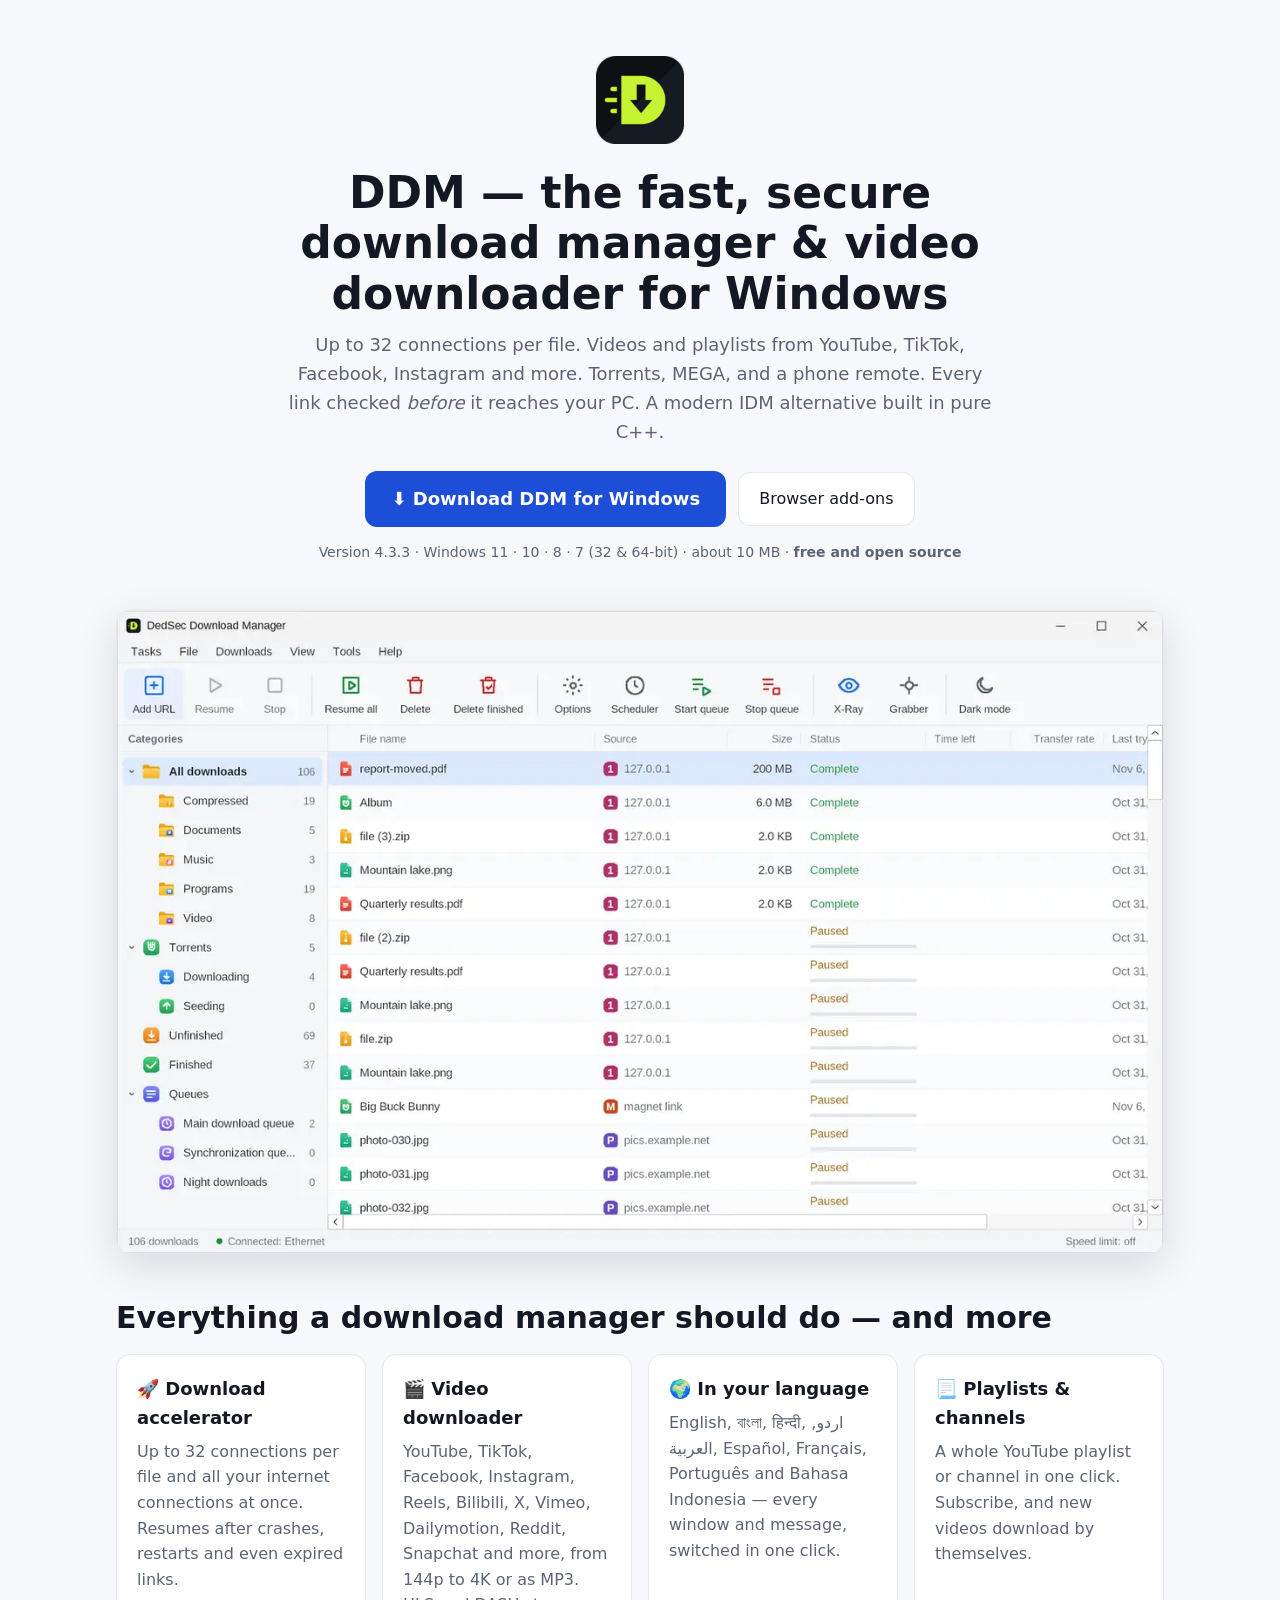
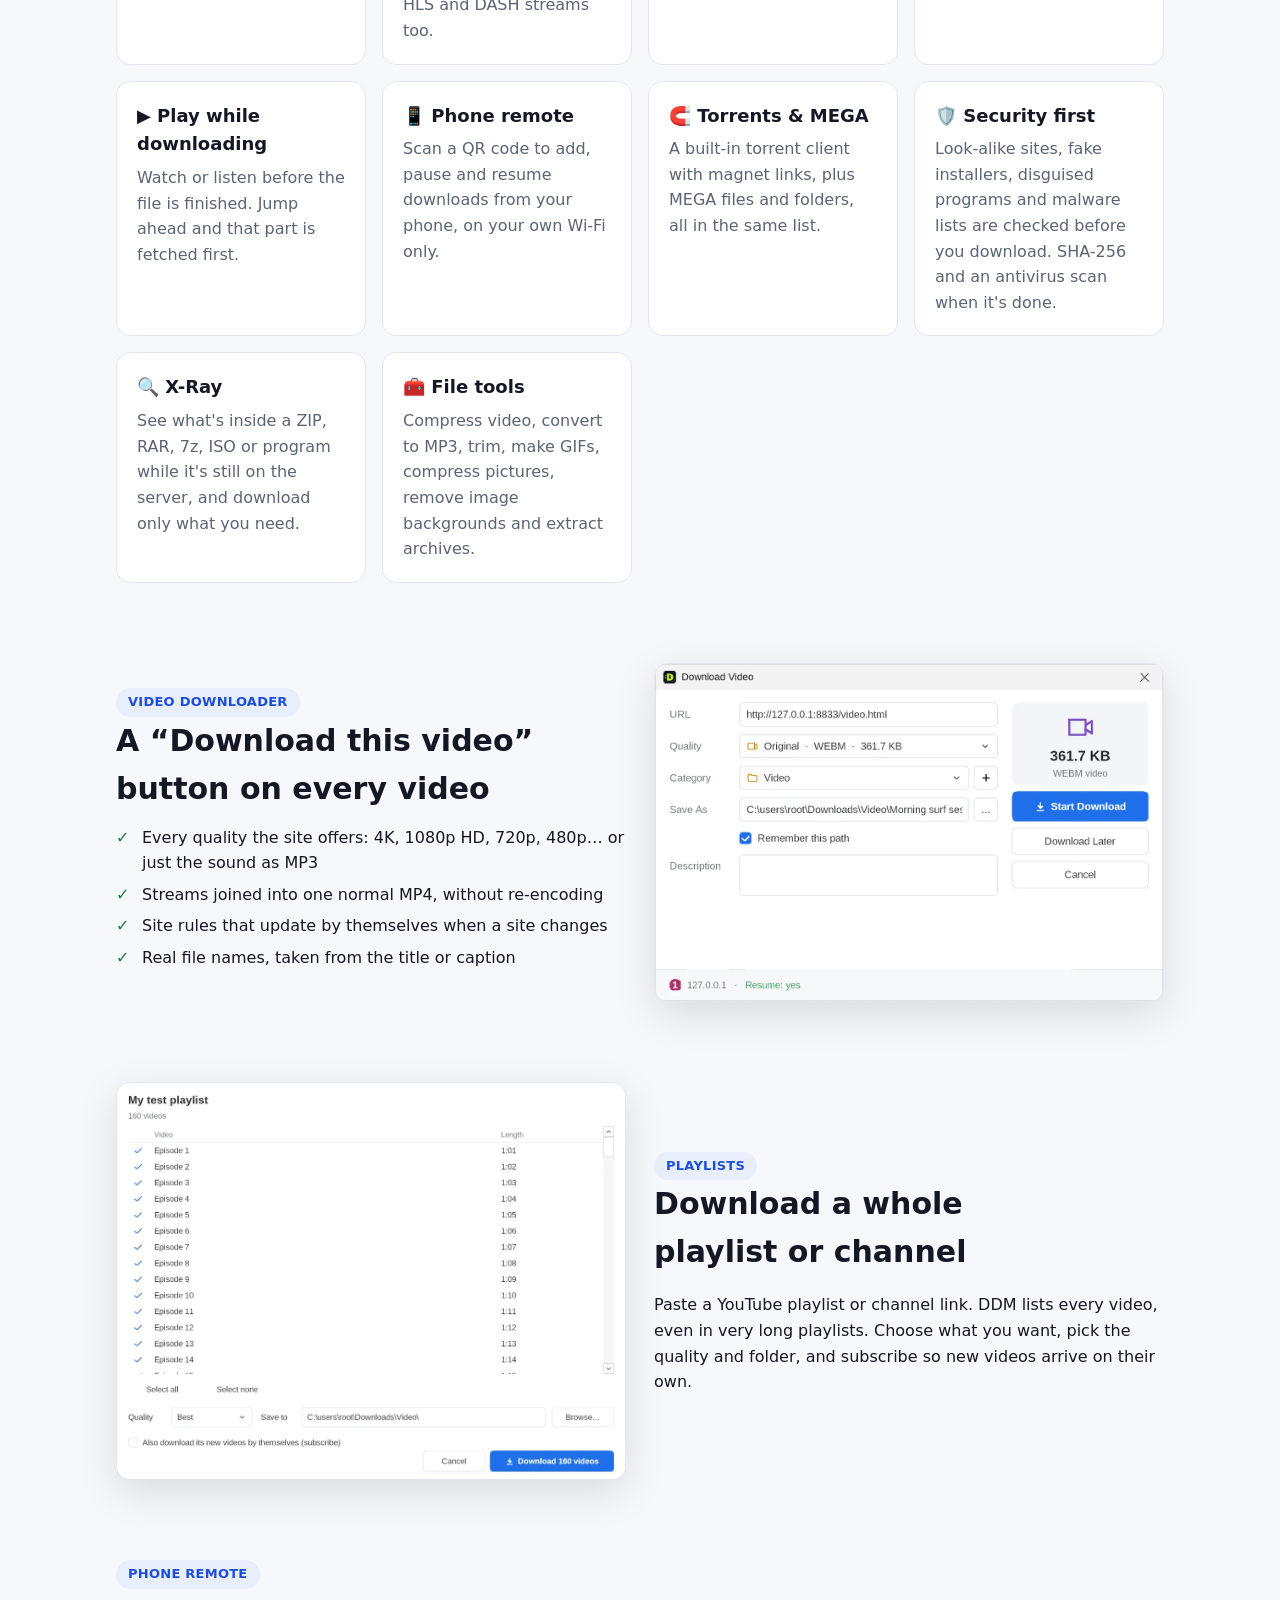
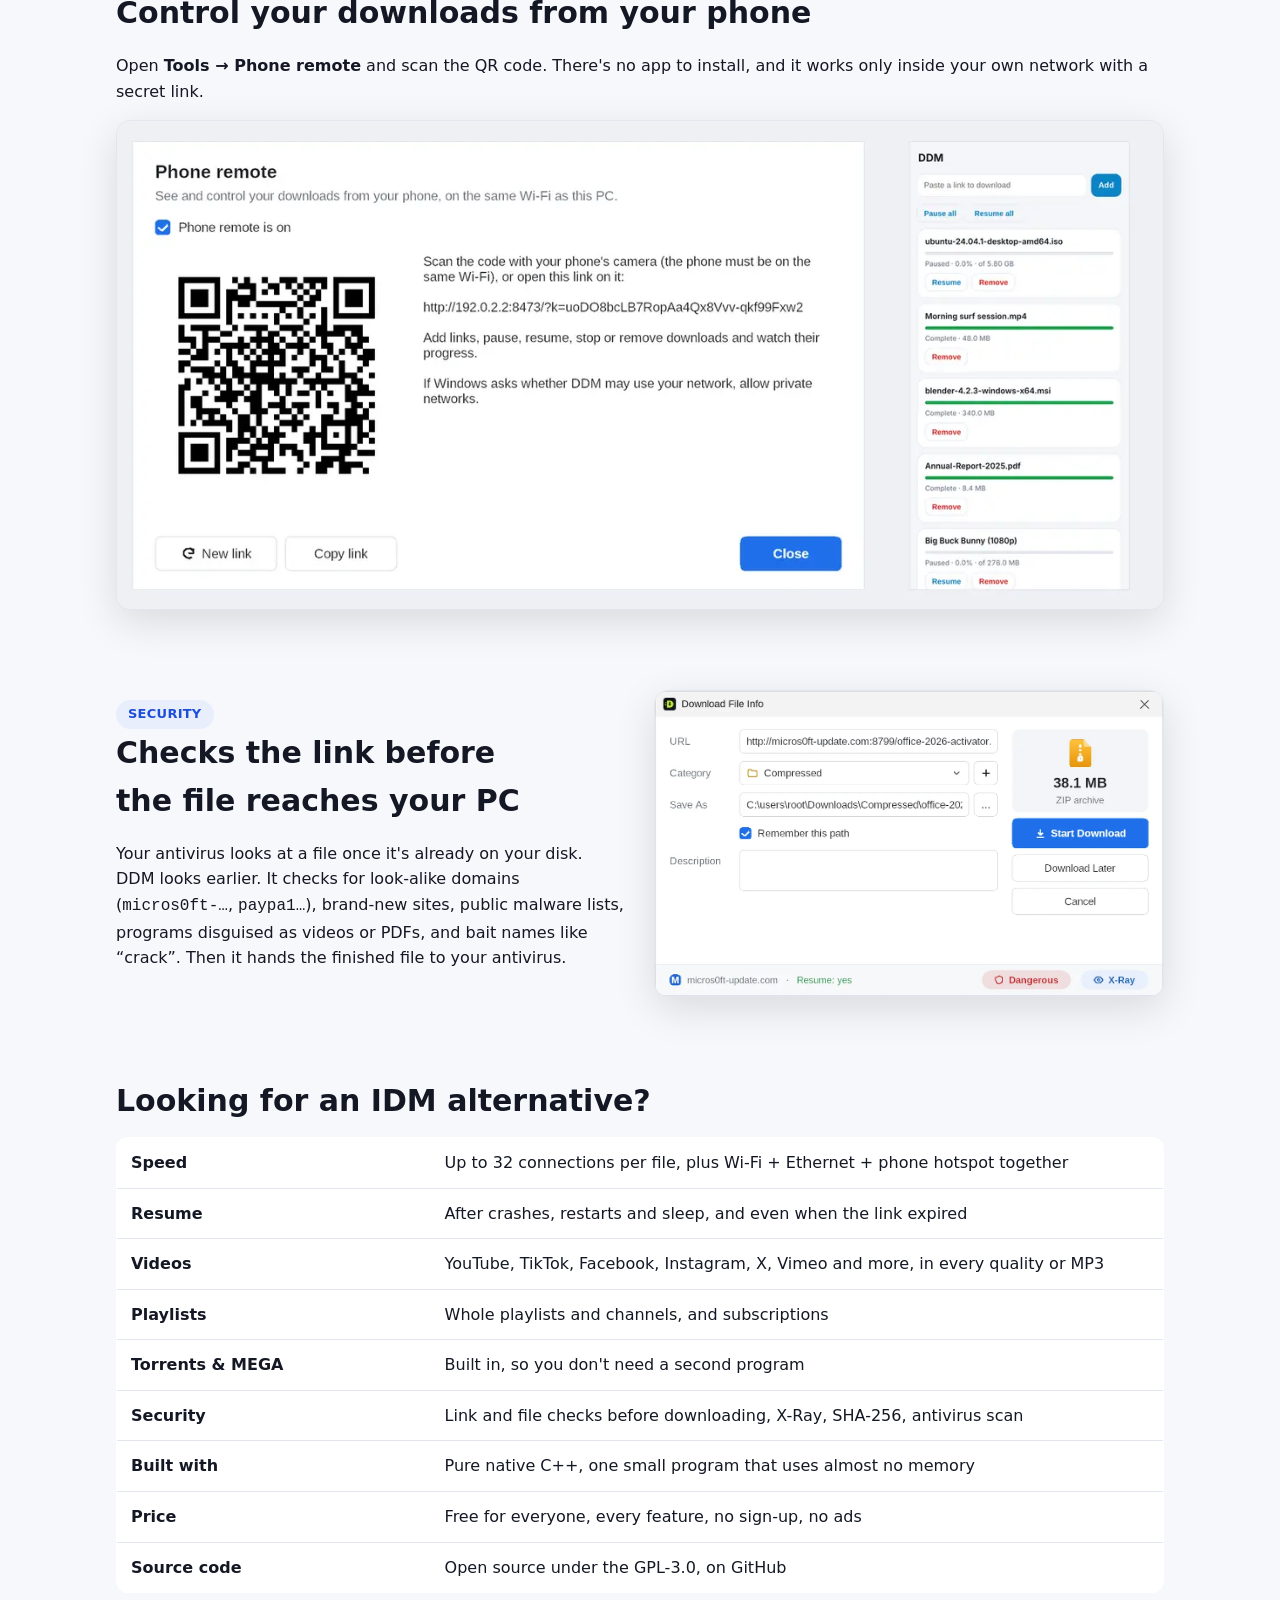
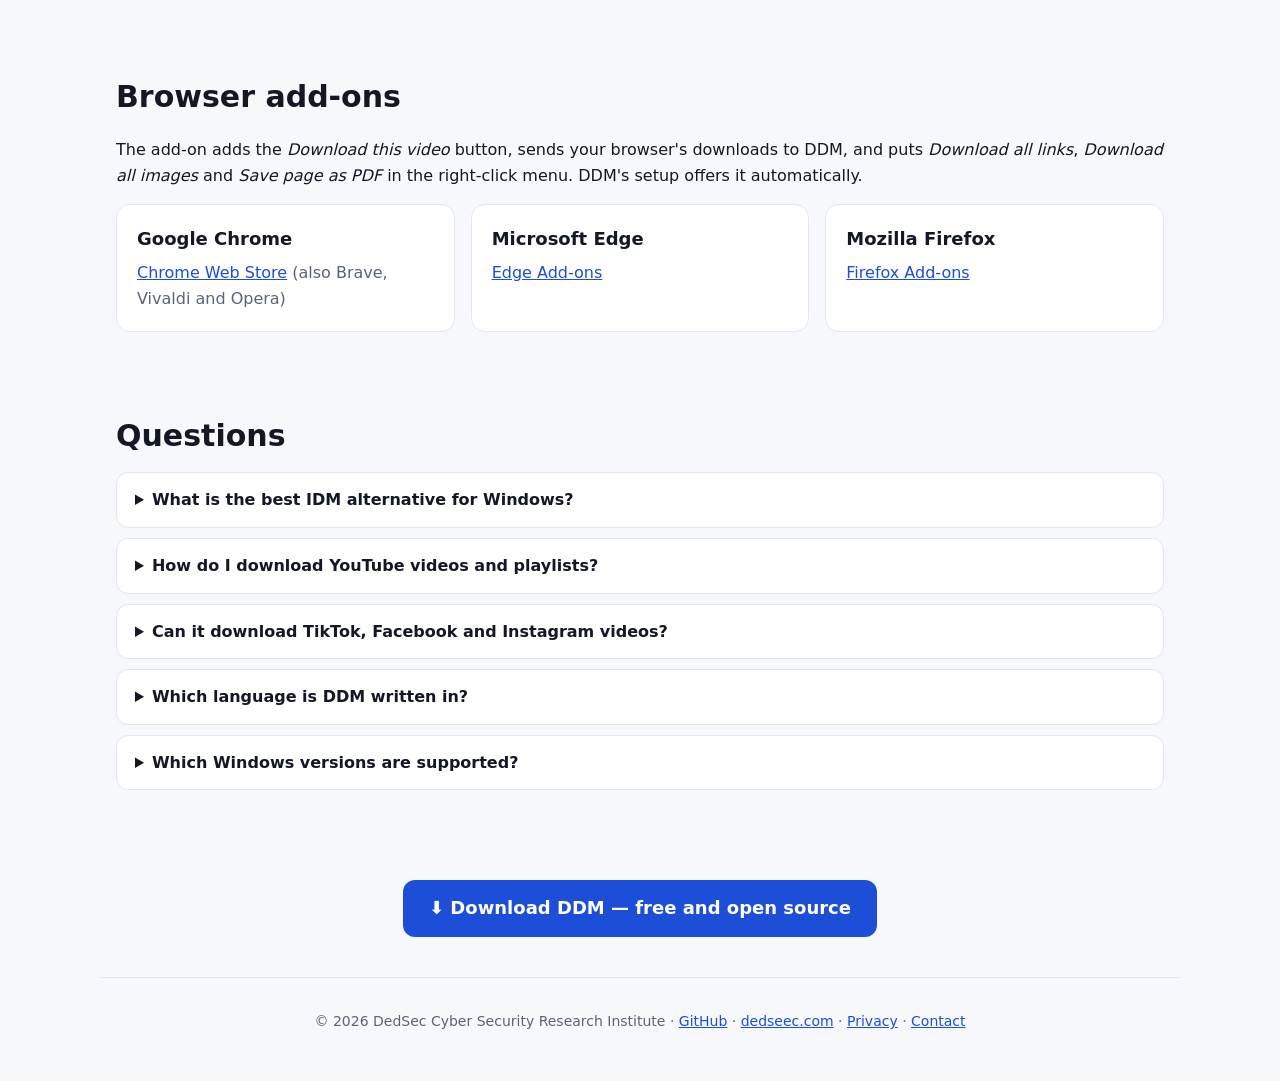
<file: docs/index.html>
<!doctype html>
<html lang="en">
<head>
<meta charset="utf-8">
<meta name="viewport" content="width=device-width, initial-scale=1">
<title>DDM – Fast Download Manager &amp; Video Downloader for Windows | Best IDM Alternative</title>
<meta name="description" content="DDM (DedSec Download Manager) is a fast download manager, download accelerator and video downloader for Windows 11, 10, 8 and 7. Download YouTube, TikTok, Facebook and Instagram videos and playlists, torrents and MEGA files with up to 32 connections. A secure IDM alternative written in pure C++. Free and open source.">
<meta name="keywords" content="download manager, IDM alternative, best IDM alternative, internet download manager alternative, download accelerator, video downloader, YouTube downloader, YouTube playlist downloader, TikTok downloader, Facebook video downloader, Instagram reels downloader, MP3 converter, torrent client, magnet downloader, MEGA downloader, m3u8 downloader, Windows 11 download manager, C++ download manager">
<link rel="canonical" href="https://officialdedsec.github.io/ddm/">
<link rel="icon" type="image/png" href="favicon.png">
<meta property="og:type" content="website">
<meta property="og:title" content="DDM – Fast Download Manager & Video Downloader for Windows">
<meta property="og:description" content="Up to 32 connections per file, videos from YouTube, TikTok, Facebook and more, playlists, torrents, MEGA, phone remote — and security checks before every download. Free and open source.">
<meta property="og:url" content="https://officialdedsec.github.io/ddm/">
<meta property="og:image" content="https://officialdedsec.github.io/ddm/img/social.jpg">
<meta name="twitter:card" content="summary_large_image">
<meta name="theme-color" content="#1d4ed8">
<script type="application/ld+json">
{
  "@context": "https://schema.org",
  "@type": "SoftwareApplication",
  "name": "DDM - DedSec Download Manager",
  "alternateName": ["DDM", "DedSec Download Manager"],
  "applicationCategory": "UtilitiesApplication",
  "applicationSubCategory": "Download manager",
  "operatingSystem": "Windows 11, Windows 10, Windows 8.1, Windows 8, Windows 7",
  "softwareVersion": "4.3.3",
  "programmingLanguage": "C++",
  "fileSize": "10MB",
  "downloadUrl": "https://github.com/officialdedsec/ddm/releases/latest",
  "url": "https://officialdedsec.github.io/ddm/",
  "screenshot": "https://officialdedsec.github.io/ddm/img/main-window.webp",
  "description": "Fast download manager, download accelerator and video downloader for Windows: up to 32 connections per file, YouTube, TikTok, Facebook and Instagram videos and playlists, torrents, MEGA, phone remote and security checks before every download.",
  "featureList": "Up to 32 connections per file; resume expired downloads; video downloader for YouTube, TikTok, Facebook, Instagram, Bilibili, X, Vimeo; available in English, Bengali, Hindi, Urdu, Arabic, Spanish, French, Portuguese and Indonesian; playlist and channel downloader; subscriptions; play while downloading; phone remote; torrent client; MEGA downloader; link and file security check; X-Ray archive preview; file tools; browser add-ons for Chrome, Edge and Firefox",
  "offers": {"@type": "Offer", "price": "0", "priceCurrency": "USD", "description": "Free and open source (GPL-3.0)"},
  "publisher": {"@type": "Organization", "name": "DedSec Cyber Security Research Institute", "url": "https://dedseec.com"}
}
</script>
<script type="application/ld+json">
{
  "@context": "https://schema.org",
  "@type": "FAQPage",
  "mainEntity": [
    {"@type": "Question", "name": "What is the best IDM alternative for Windows?", "acceptedAnswer": {"@type": "Answer", "text": "DDM (DedSec Download Manager) covers what people use Internet Download Manager for — multi-connection downloads, resume, browser integration, a video download button and a scheduler — and adds torrents, MEGA, playlist and channel downloads, a phone remote and security checks before each download. Every feature is free, and DDM is open source (GPL-3.0)."}},
    {"@type": "Question", "name": "How do I download YouTube videos and playlists on Windows?", "acceptedAnswer": {"@type": "Answer", "text": "Install DDM and its browser add-on, open the video and click Download this video. For a whole playlist or channel, paste its link into DDM (Tasks, Download playlist or channel)."}},
    {"@type": "Question", "name": "Can DDM download TikTok, Facebook and Instagram videos?", "acceptedAnswer": {"@type": "Answer", "text": "Yes. Point at the video in your browser and click Download this video; every video is saved under its own caption or title, in the quality you choose or as MP3."}},
    {"@type": "Question", "name": "Which programming language is DDM written in?", "acceptedAnswer": {"@type": "Answer", "text": "DDM is written in pure native C++ for Windows, with no .NET, Java, Electron or Python, so it starts instantly and uses almost no memory."}}
  ]
}
</script>
<style>
:root { --bg:#f7f8fb; --card:#ffffff; --fg:#141824; --muted:#5b6475; --line:#e3e6ee; --accent:#1d4ed8; --accent-fg:#ffffff; --soft:#e8eefc; --ok:#15803d; }
@media (prefers-color-scheme: dark) { :root { --bg:#0f121a; --card:#171b26; --fg:#eef1f7; --muted:#9aa3b5; --line:#262c3a; --accent:#5b8cff; --accent-fg:#0b0e15; --soft:#1b2440; --ok:#4ade80; color-scheme: dark; } }
* { box-sizing: border-box; }
body { margin:0; background:var(--bg); color:var(--fg); font:16px/1.6 "Segoe UI", system-ui, -apple-system, Roboto, Arial, sans-serif; }
a { color:var(--accent); }
.wrap { max-width:1080px; margin:0 auto; padding-left:max(16px, env(safe-area-inset-left, 0px)); padding-right:max(16px, env(safe-area-inset-right, 0px)); }
header.hero { padding-block:56px 32px; text-align:center; }
.logo { width:88px; height:88px; }
h1 { font-size:clamp(28px, 5vw, 44px); line-height:1.15; margin:16px 0 12px; text-wrap:balance; }
h2 { font-size:clamp(22px, 3.4vw, 30px); margin:0 0 12px; text-wrap:balance; }
h3 { margin:0 0 6px; font-size:18px; }
.lede { font-size:18px; color:var(--muted); max-width:720px; margin:0 auto 24px; }
.cta { display:inline-flex; gap:10px; align-items:center; background:var(--accent); color:var(--accent-fg); text-decoration:none; font-weight:600; padding:14px 26px; border-radius:12px; font-size:18px; }
.cta-row { display:flex; flex-wrap:wrap; gap:12px; justify-content:center; align-items:center; }
.ghost { color:var(--fg); text-decoration:none; border:1px solid var(--line); padding:13px 20px; border-radius:12px; background:var(--card); }
.meta { margin-top:14px; color:var(--muted); font-size:14px; }
.shot { display:block; width:100%; max-width:100%; height:auto; border-radius:14px; border:1px solid var(--line); box-shadow:0 12px 40px rgba(0,0,0,.12); background:var(--card); }
section { padding-block:40px; }
.grid { display:grid; grid-template-columns:repeat(auto-fit, minmax(240px, 1fr)); gap:16px; }
.card { background:var(--card); border:1px solid var(--line); border-radius:14px; padding:20px; min-width:0; }
.card p { margin:0; color:var(--muted); }
.two { display:grid; grid-template-columns:1fr 1fr; gap:28px; align-items:center; }
.two > * { min-width:0; }
@media (max-width: 760px) { .two { grid-template-columns:1fr; } }
ul.ticks { padding-left:0; list-style:none; margin:0; }
ul.ticks li { padding-left:26px; position:relative; margin:6px 0; }
ul.ticks li::before { content:"✓"; position:absolute; left:0; color:var(--ok); font-weight:700; }
.table { overflow-x:auto; }
table { border-collapse:collapse; width:100%; background:var(--card); border:1px solid var(--line); border-radius:12px; overflow:hidden; }
th, td { text-align:left; padding:12px 14px; border-bottom:1px solid var(--line); vertical-align:top; }
th { width:30%; }
.badge { display:inline-block; background:var(--soft); color:var(--accent); border-radius:999px; padding:4px 12px; font-size:13px; font-weight:600; letter-spacing:.02em; }
details { background:var(--card); border:1px solid var(--line); border-radius:12px; padding:14px 18px; margin:10px 0; }
summary { cursor:pointer; font-weight:600; }
footer { padding-block:32px 48px; color:var(--muted); font-size:14px; text-align:center; border-top:1px solid var(--line); }
</style>
</head>
<body>
<header class="hero wrap">
  <img class="logo" src="img/ddm-icon.png" alt="DDM download manager logo" width="88" height="88">
  <h1>DDM — the fast, secure download manager &amp; video downloader for Windows</h1>
  <p class="lede">Up to 32 connections per file. Videos and playlists from YouTube, TikTok, Facebook, Instagram and more. Torrents, MEGA, and a phone remote. Every link checked <em>before</em> it reaches your PC. A modern IDM alternative built in pure C++.</p>
  <div class="cta-row">
    <a class="cta" href="https://github.com/officialdedsec/ddm/releases/latest">⬇ Download DDM for Windows</a>
    <a class="ghost" href="#addons">Browser add-ons</a>
  </div>
  <p class="meta">Version 4.3.3 · Windows 11 · 10 · 8 · 7 (32 &amp; 64-bit) · about 10 MB · <strong>free and open source</strong></p>
</header>

<div class="wrap"><img class="shot" src="img/main-window.webp" alt="DDM download manager main window on Windows" width="1200" height="737"></div>

<section class="wrap">
  <h2>Everything a download manager should do — and more</h2>
  <div class="grid">
    <div class="card"><h3>🚀 Download accelerator</h3><p>Up to 32 connections per file and all your internet connections at once. Resumes after crashes, restarts and even expired links.</p></div>
    <div class="card"><h3>🎬 Video downloader</h3><p>YouTube, TikTok, Facebook, Instagram, Reels, Bilibili, X, Vimeo, Dailymotion, Reddit, Snapchat and more, from 144p to 4K or as MP3. HLS and DASH streams too.</p></div>
    <div class="card"><h3>🌍 In your language</h3><p>English, বাংলা, हिन्दी, اردو, العربية, Español, Français, Português and Bahasa Indonesia — every window and message, switched in one click.</p></div>
    <div class="card"><h3>📃 Playlists &amp; channels</h3><p>A whole YouTube playlist or channel in one click. Subscribe, and new videos download by themselves.</p></div>
    <div class="card"><h3>▶️ Play while downloading</h3><p>Watch or listen before the file is finished. Jump ahead and that part is fetched first.</p></div>
    <div class="card"><h3>📱 Phone remote</h3><p>Scan a QR code to add, pause and resume downloads from your phone, on your own Wi-Fi only.</p></div>
    <div class="card"><h3>🧲 Torrents &amp; MEGA</h3><p>A built-in torrent client with magnet links, plus MEGA files and folders, all in the same list.</p></div>
    <div class="card"><h3>🛡️ Security first</h3><p>Look-alike sites, fake installers, disguised programs and malware lists are checked before you download. SHA-256 and an antivirus scan when it's done.</p></div>
    <div class="card"><h3>🔍 X-Ray</h3><p>See what's inside a ZIP, RAR, 7z, ISO or program while it's still on the server, and download only what you need.</p></div>
    <div class="card"><h3>🧰 File tools</h3><p>Compress video, convert to MP3, trim, make GIFs, compress pictures, remove image backgrounds and extract archives.</p></div>
  </div>
</section>

<section class="wrap two">
  <div>
    <span class="badge">VIDEO DOWNLOADER</span>
    <h2>A “Download this video” button on every video</h2>
    <ul class="ticks">
      <li>Every quality the site offers: 4K, 1080p HD, 720p, 480p… or just the sound as MP3</li>
      <li>Streams joined into one normal MP4, without re-encoding</li>
      <li>Site rules that update by themselves when a site changes</li>
      <li>Real file names, taken from the title or caption</li>
    </ul>
  </div>
  <img class="shot" src="img/download-video.webp" alt="Choose video quality 1080p, 720p or MP3 in DDM" width="1200" height="796" loading="lazy">
</section>

<section class="wrap two">
  <img class="shot" src="img/playlist-download.webp" alt="YouTube playlist and channel downloader" width="1100" height="859" loading="lazy">
  <div>
    <span class="badge">PLAYLISTS</span>
    <h2>Download a whole playlist or channel</h2>
    <p>Paste a YouTube playlist or channel link. DDM lists every video, even in very long playlists. Choose what you want, pick the quality and folder, and subscribe so new videos arrive on their own.</p>
  </div>
</section>

<section class="wrap">
  <span class="badge">PHONE REMOTE</span>
  <h2>Control your downloads from your phone</h2>
  <p>Open <strong>Tools → Phone remote</strong> and scan the QR code. There's no app to install, and it works only inside your own network with a secret link.</p>
  <img class="shot" src="img/phone-remote.webp" alt="Control the download manager from a phone with a QR code" width="1200" height="559" loading="lazy">
</section>

<section class="wrap two">
  <div>
    <span class="badge">SECURITY</span>
    <h2>Checks the link before the file reaches your PC</h2>
    <p>Your antivirus looks at a file once it's already on your disk. DDM looks earlier. It checks for look-alike domains (<code>micros0ft-…</code>, <code>paypa1…</code>), brand-new sites, public malware lists, programs disguised as videos or PDFs, and bait names like “crack”. Then it hands the finished file to your antivirus.</p>
  </div>
  <img class="shot" src="img/link-check-dangerous.webp" alt="Dangerous download warning in DDM" width="1200" height="721" loading="lazy">
</section>

<section class="wrap">
  <h2>Looking for an IDM alternative?</h2>
  <div class="table"><table>
    <tr><th>Speed</th><td>Up to 32 connections per file, plus Wi-Fi + Ethernet + phone hotspot together</td></tr>
    <tr><th>Resume</th><td>After crashes, restarts and sleep, and even when the link expired</td></tr>
    <tr><th>Videos</th><td>YouTube, TikTok, Facebook, Instagram, X, Vimeo and more, in every quality or MP3</td></tr>
    <tr><th>Playlists</th><td>Whole playlists and channels, and subscriptions</td></tr>
    <tr><th>Torrents &amp; MEGA</th><td>Built in, so you don't need a second program</td></tr>
    <tr><th>Security</th><td>Link and file checks before downloading, X-Ray, SHA-256, antivirus scan</td></tr>
    <tr><th>Built with</th><td>Pure native C++, one small program that uses almost no memory</td></tr>
    <tr><th>Price</th><td>Free for everyone, every feature, no sign-up, no ads</td></tr>
    <tr><th>Source code</th><td>Open source under the GPL-3.0, on GitHub</td></tr>
  </table></div>
</section>

<section class="wrap" id="addons">
  <h2>Browser add-ons</h2>
  <p>The add-on adds the <em>Download this video</em> button, sends your browser's downloads to DDM, and puts <em>Download all links</em>, <em>Download all images</em> and <em>Save page as PDF</em> in the right-click menu. DDM's setup offers it automatically.</p>
  <div class="grid">
    <div class="card"><h3>Google Chrome</h3><p><a href="https://chromewebstore.google.com/detail/banekiajgcomjfnjkbpknfpgkdgfidjd">Chrome Web Store</a> (also Brave, Vivaldi and Opera)</p></div>
    <div class="card"><h3>Microsoft Edge</h3><p><a href="https://microsoftedge.microsoft.com/addons/detail/ikafbphbbbilcadhbohghjjcdaghjhdi">Edge Add-ons</a></p></div>
    <div class="card"><h3>Mozilla Firefox</h3><p><a href="https://addons.mozilla.org/firefox/addon/ddm-dedsec-download-manager/">Firefox Add-ons</a></p></div>
  </div>
</section>

<section class="wrap">
  <h2>Questions</h2>
  <details><summary>What is the best IDM alternative for Windows?</summary><p>DDM covers what people use Internet Download Manager for (multi-connection downloads, resume, browser integration, a video button and a scheduler) and adds torrents, MEGA, playlists, a phone remote and security checks before every download. It is free and open source.</p></details>
  <details><summary>How do I download YouTube videos and playlists?</summary><p>Install DDM and its browser add-on, open the video and click <em>Download this video</em>. For a whole playlist or channel, paste its link into DDM.</p></details>
  <details><summary>Can it download TikTok, Facebook and Instagram videos?</summary><p>Yes. Point at the video and click <em>Download this video</em>. Each video is saved under its own caption or title.</p></details>
  <details><summary>Which language is DDM written in?</summary><p>Pure native C++ for Windows. There's no .NET, Java, Electron or Python, so it starts instantly and stays light.</p></details>
  <details><summary>Which Windows versions are supported?</summary><p>Windows 11, 10, 8.1, 8 and 7 SP1, 32-bit and 64-bit.</p></details>
</section>

<section class="wrap" style="text-align:center">
  <a class="cta" href="https://github.com/officialdedsec/ddm/releases/latest">⬇ Download DDM — free and open source</a>
</section>

<footer class="wrap">
  © 2026 DedSec Cyber Security Research Institute · <a href="https://github.com/officialdedsec/ddm">GitHub</a> · <a href="https://dedseec.com">dedseec.com</a> · <a href="https://dedseec.com/privacy">Privacy</a> · <a href="https://dedseec.com/contact">Contact</a>
</footer>
</body>
</html>
</file>
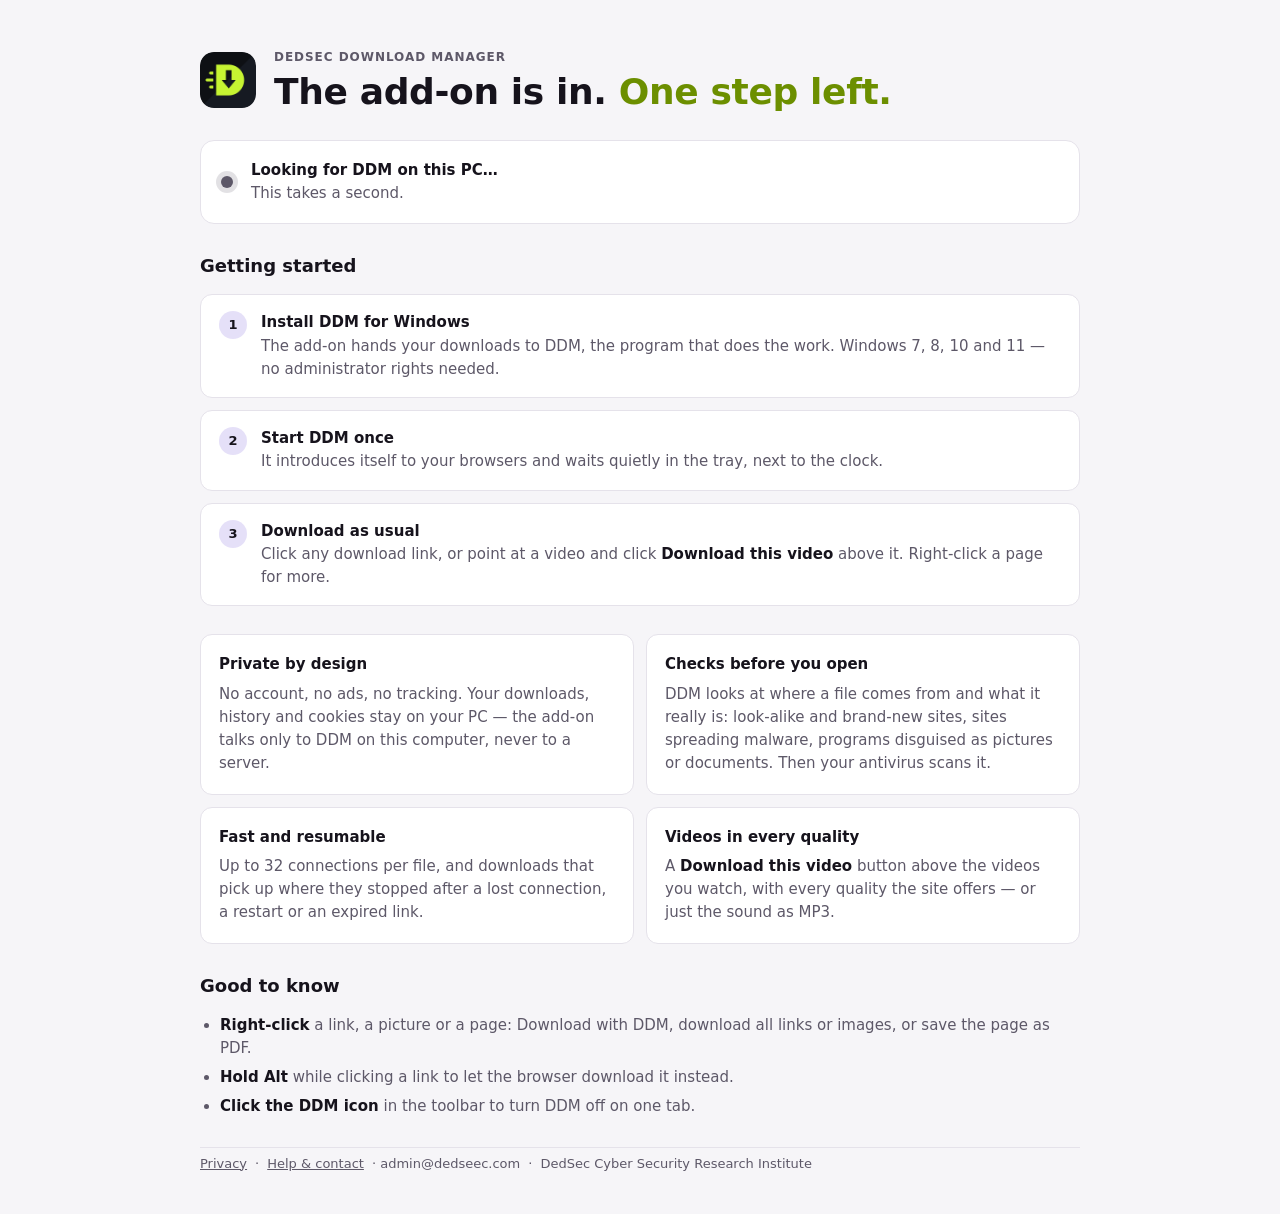
<file: extension/shared/welcome.html>
<!doctype html>
<html lang="en">
<head>
<meta charset="utf-8">
<meta name="viewport" content="width=device-width, initial-scale=1">
<title>Welcome to DDM</title>
<link rel="stylesheet" href="welcome.css">
</head>
<body>
<main class="wrap">
  <header class="top">
    <img src="icon128.png" alt="" width="56" height="56">
    <div>
      <p class="eyebrow">DedSec Download Manager</p>
      <h1 id="headline">The add-on is in. <span class="hl">One step left.</span></h1>
    </div>
  </header>

  <section class="status" id="status" data-state="checking" aria-live="polite">
    <div class="dot" aria-hidden="true"></div>
    <div class="status-text">
      <strong id="status-title">Looking for DDM on this PC…</strong>
      <span id="status-detail">This takes a second.</span>
    </div>
    <a class="btn" id="get" href="https://dedseec.com" target="_blank" rel="noopener" hidden>Download DDM for Windows</a>
    <button class="btn ghost" id="retry" type="button" hidden>Check again</button>
  </section>

  <section class="steps" id="steps">
    <h2>Getting started</h2>
    <ol>
      <li><span class="n">1</span><div><strong>Install DDM for Windows</strong><p>The add-on hands your downloads to DDM, the program that does the work. Windows 7, 8, 10 and 11 — no administrator rights needed.</p></div></li>
      <li><span class="n">2</span><div><strong>Start DDM once</strong><p>It introduces itself to your browsers and waits quietly in the tray, next to the clock.</p></div></li>
      <li><span class="n">3</span><div><strong>Download as usual</strong><p>Click any download link, or point at a video and click <em>Download this video</em> above it. Right-click a page for more.</p></div></li>
    </ol>
  </section>

  <section class="grid">
    <article class="card">
      <h3>Private by design</h3>
      <p>No account, no ads, no tracking. Your downloads, history and cookies stay on your PC — the add-on talks only to DDM on this computer, never to a server.</p>
    </article>
    <article class="card">
      <h3>Checks before you open</h3>
      <p>DDM looks at where a file comes from and what it really is: look-alike and brand-new sites, sites spreading malware, programs disguised as pictures or documents. Then your antivirus scans it.</p>
    </article>
    <article class="card">
      <h3>Fast and resumable</h3>
      <p>Up to 32 connections per file, and downloads that pick up where they stopped after a lost connection, a restart or an expired link.</p>
    </article>
    <article class="card">
      <h3>Videos in every quality</h3>
      <p>A <em>Download this video</em> button above the videos you watch, with every quality the site offers — or just the sound as MP3.</p>
    </article>
  </section>

  <section class="tips">
    <h2>Good to know</h2>
    <ul>
      <li><strong>Right-click</strong> a link, a picture or a page: Download with DDM, download all links or images, or save the page as PDF.</li>
      <li><strong>Hold Alt</strong> while clicking a link to let the browser download it instead.</li>
      <li><strong>Click the DDM icon</strong> in the toolbar to turn DDM off on one tab.</li>
    </ul>
  </section>

  <footer class="foot">
    <a href="https://dedseec.com/privacy" target="_blank" rel="noopener">Privacy</a>
    <span aria-hidden="true">·</span>
    <a href="https://dedseec.com/contact" target="_blank" rel="noopener">Help &amp; contact</a> · admin@dedseec.com
    <span aria-hidden="true">·</span>
    <span>DedSec Cyber Security Research Institute</span>
  </footer>
</main>
<script src="welcome.js"></script>
</body>
</html>
</file>
<file: extension/shared/welcome.css>
:root {
  --bg: #f6f5f8; --surface: #ffffff; --ink: #16131c; --muted: #5d5868; --line: #e5e2ea;
  --accent: #5b3fd6; --accent-ink: #ffffff; --lime: #6c8f00; --good: #1f8a4c; --warn: #b4560a;
  color-scheme: light;
}
@media (prefers-color-scheme: dark) {
  :root { --bg: #0f0d13; --surface: #17141d; --ink: #f4f4f6; --muted: #a9a6b2; --line: #2a2631;
          --accent: #c6f432; --accent-ink: #16131c; --lime: #c6f432; --good: #5fd38d; --warn: #f2a65a; color-scheme: dark; }
}
* { box-sizing: border-box; }
[hidden] { display: none !important; }
html, body { margin: 0; }
body { background: var(--bg); color: var(--ink); font: 15px/1.55 "Segoe UI Variable Text", "Segoe UI", system-ui, -apple-system, Roboto, Arial, sans-serif; }
.wrap { max-width: 920px; margin: 0 auto; padding: 48px max(20px, env(safe-area-inset-left)) 40px; display: grid; gap: 28px; }
.top { display: flex; gap: 18px; align-items: center; }
.top img { border-radius: 14px; flex: none; }
.eyebrow { margin: 0 0 4px; font-size: 12px; font-weight: 600; letter-spacing: .08em; text-transform: uppercase; color: var(--muted); }
h1 { margin: 0; font-size: clamp(26px, 4vw, 36px); line-height: 1.15; letter-spacing: -.01em; text-wrap: balance; }
.hl { color: var(--lime); }
h2 { margin: 0 0 14px; font-size: 18px; }
h3 { margin: 0 0 6px; font-size: 15px; }
p { margin: 0; color: var(--muted); }
em { font-style: normal; font-weight: 600; color: var(--ink); }

.status { display: flex; flex-wrap: wrap; gap: 14px 18px; align-items: center; padding: 18px 20px; border-radius: 14px; background: var(--surface); border: 1px solid var(--line); }
.status .dot { width: 12px; height: 12px; border-radius: 50%; background: var(--muted); flex: none; box-shadow: 0 0 0 5px color-mix(in srgb, var(--muted) 18%, transparent); }
.status[data-state="ready"] .dot { background: var(--good); box-shadow: 0 0 0 5px color-mix(in srgb, var(--good) 20%, transparent); }
.status[data-state="missing"] .dot { background: var(--warn); box-shadow: 0 0 0 5px color-mix(in srgb, var(--warn) 20%, transparent); }
.status[data-state="checking"] .dot { animation: pulse 1.2s ease-in-out infinite; }
@keyframes pulse { 50% { opacity: .35; } }
@media (prefers-reduced-motion: reduce) { .status[data-state="checking"] .dot { animation: none; } }
.status-text { display: grid; flex: 1 1 260px; min-width: 0; }
.status-text span { color: var(--muted); }
.btn { display: inline-flex; align-items: center; justify-content: center; height: 40px; padding: 0 18px; border-radius: 10px; border: 1px solid var(--accent);
  background: var(--accent); color: var(--accent-ink); font-weight: 600; font-size: 14px; line-height: 1; font-family: inherit; text-decoration: none; cursor: pointer; }
.btn:hover { filter: brightness(1.08); }
.btn:focus-visible, a:focus-visible { outline: 2px solid var(--accent); outline-offset: 2px; }
.btn.ghost { background: transparent; color: var(--ink); border-color: var(--line); }

.steps ol { list-style: none; margin: 0; padding: 0; display: grid; gap: 12px; }
.steps li { display: flex; gap: 14px; align-items: flex-start; padding: 16px 18px; border-radius: 12px; background: var(--surface); border: 1px solid var(--line); }
.steps .n { flex: none; width: 28px; height: 28px; border-radius: 50%; display: grid; place-items: center; font-weight: 700; font-size: 13px;
  background: color-mix(in srgb, var(--accent) 16%, transparent); color: var(--ink); }
.steps[data-done="true"] li:nth-child(-n+2) { opacity: .55; }

.grid { display: grid; grid-template-columns: repeat(auto-fit, minmax(min(100%, 380px), 1fr)); gap: 12px; }
.card { padding: 18px; border-radius: 12px; background: var(--surface); border: 1px solid var(--line); min-width: 0; }
.tips ul { margin: 0; padding-left: 20px; display: grid; gap: 6px; color: var(--muted); }
.tips strong { color: var(--ink); }
.foot { display: flex; flex-wrap: wrap; gap: 8px; color: var(--muted); font-size: 13px; padding-top: 6px; border-top: 1px solid var(--line); }
.foot a { color: var(--muted); }
</file>
